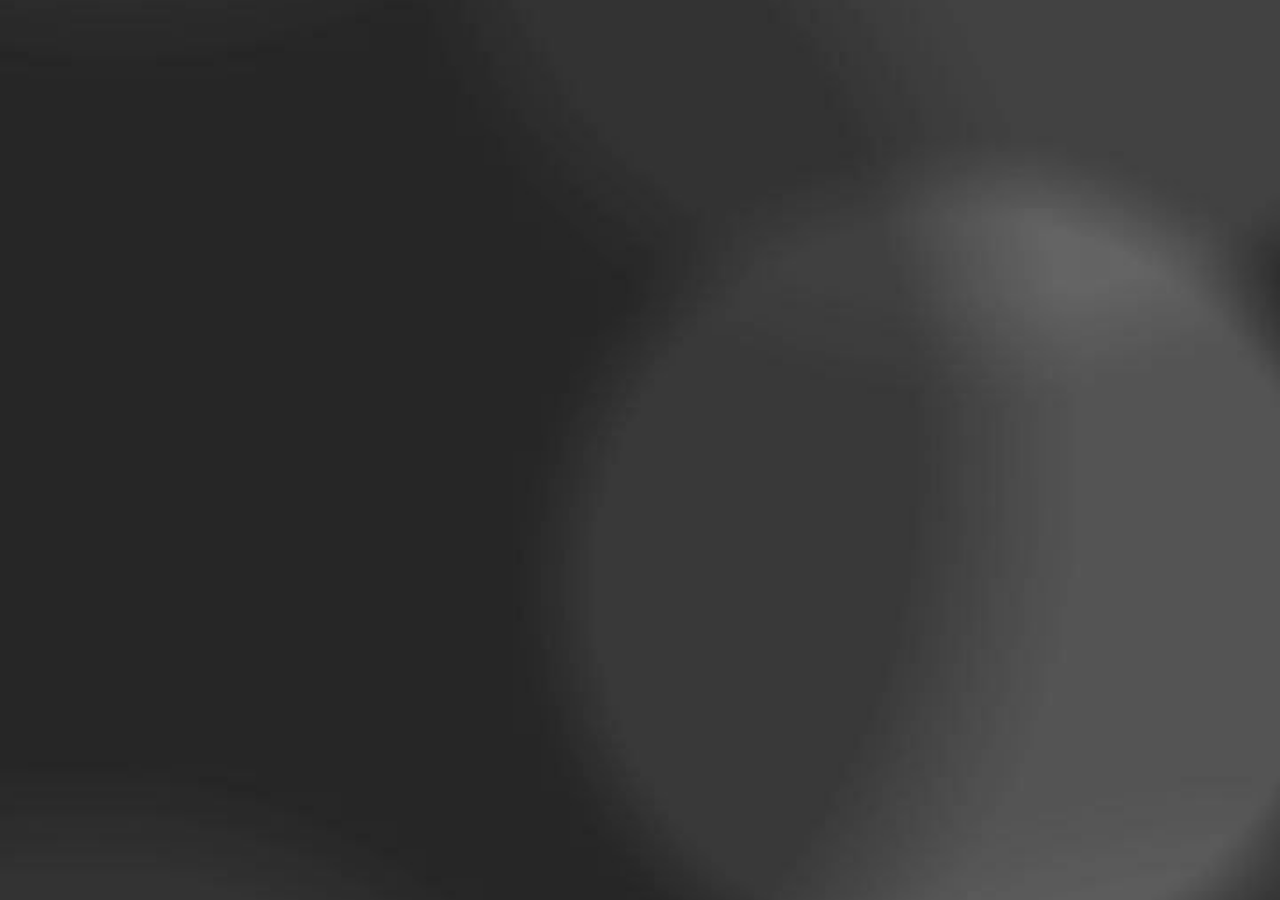
<file: index.html>
<!DOCTYPE html>
<html lang="ru">
<head>
    <meta charset="UTF-8">
    <meta name="viewport" content="width=device-width, initial-scale=1.0">
    <title>Menu</title>
    <link rel="stylesheet" href="styles.css" id="themeStylesheet">
    <link rel="icon" href="sprites/app.png" type="image/png">
</head>
<body>
    <div class="title">Ecrous Engine</div>
    <div class="container">
        <button class="menu-button" onclick="openPage('scenes/projects.html')">Мои Проекты</button>
        <button class="menu-button" onclick="openPage('scenes/Community/Community.html')">Комьюнити</button>
        <button class="menu-button" onclick="openPage('scenes/profile.html')">Профиль</button>
        <button class="menu-button" onclick="openPage('scenes/settings.html')">Настройки</button>
        <button class="menu-button" onclick="openPage('scenes/thankyou.html')">Благодарности</button> <!-- Новая кнопка -->
    </div>
    <div class="build-info">25.10.2024</div>
    
    <!-- Соцсети в левом нижнем углу -->
    <div class="social-links">
        <a href="https://www.youtube.com/@EcrousEngine3" target="_blank">
            <img src="sprites/youtube.png" alt="YouTube">
        </a>
        <a href="https://t.me/EcrousEngine" target="_blank">
            <img src="sprites/telegram.png" alt="Telegram">
        </a>
        <a href="https://boosty.to/ecrousengine3/donate" target="_blank">
            <img src="sprites/boosty.png" alt="Boosty">
        </a>
    </div>

    <script src="script.js"></script>
</body>
</html>
</file>
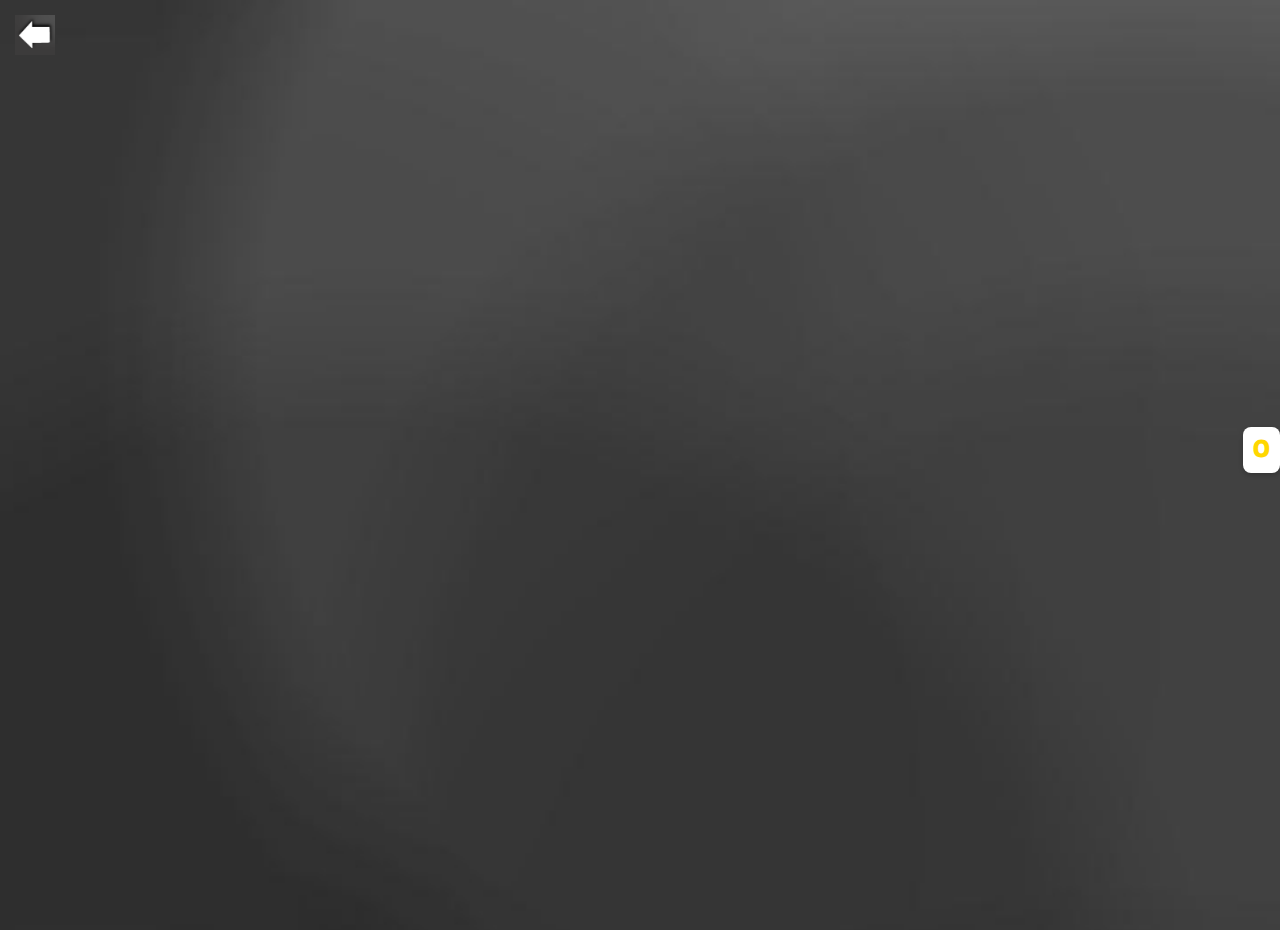
<file: scenes/profile.html>
<!DOCTYPE html>
<html lang="ru">
<head>
    <meta charset="UTF-8">
    <meta name="viewport" content="width=device-width, initial-scale=1.0">
    <title>Профиль</title>
    <link rel="stylesheet" href="profile.css">
    <link rel="icon" href="../sprites/app.png" type="image/png">
</head>
<body>
    <!-- Кнопка назад -->
    <a href="../index.html" class="back-button">
        <img src="../sprites/close.png" alt="Назад">
    </a>

    <div class="title">Профиль</div>
    
    <div class="circle"></div>
    <div class="username" id="username"></div>
    <span id="subscriptionStatus" class="subscription-status"></span> <!-- Галочка для подписки -->

    <!-- Кнопка смены имени -->
    <button class="change-name-button" id="changeNameButton">Сменить имя</button>
    
    <!-- Поле ввода для смены имени -->
    <input type="text" id="nameInput" placeholder="Введите новое имя" class="name-input" style="display: none;"/>

    <!-- Кнопка подписки -->
    <button class="subscribe-button" id="openModalButton">Подписка за 129₽</button>

    <!-- Модальное окно для подписки -->
    <div id="subscribeModal" class="modal">
        <div class="modal-content">
            <span class="close">&times;</span>
            <h2>Подписка за 129₽</h2>
            <p>Приобретите подписку для получения новых функций.</p>
            <input type="text" id="activationCode" placeholder="Введите код активации" class="activation-input"/>
            <button class="purchase-button" id="activateButton">Купить</button>
            <p id="activationMessage" style="color: red;"></p> <!-- Сообщение для отображения результата активации -->
        </div>
    </div>
    
    <!-- Стиль для счётчика монет -->
    <div class="coin-counter" id="coinCounter">0</div>

    <script src="profile.js"></script>
</body>
</html>
</file>
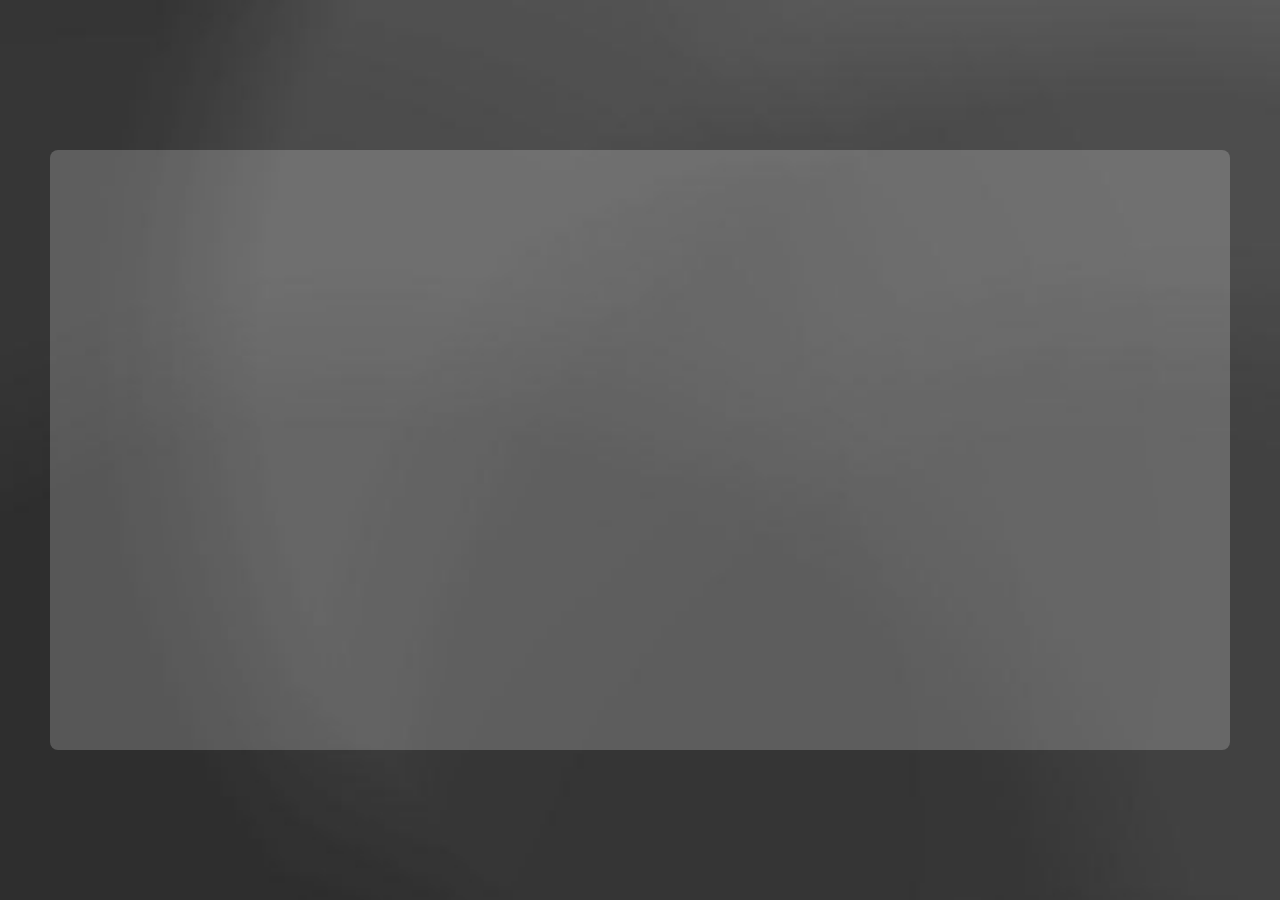
<file: scenes/projects.html>
<!DOCTYPE html>
<html lang="ru">
<head>
    <meta charset="UTF-8">
    <meta name="viewport" content="width=device-width, initial-scale=1.0">
    <title>Projects</title>
    <link rel="stylesheet" href="projects.css">
    <link rel="icon" href="../sprites/app.png" type="image/png">
</head>
<body>
    <!-- Кнопка назад -->
    <a href="../index.html" class="back-button">
        <img src="../sprites/close.png" alt="Назад">
    </a>
    
    <!-- Кнопка Добавить проект -->
    <img src="../sprites/plus.png" class="plus-button" alt="Добавить">

    <!-- Кнопка Импорт -->
    <img src="../sprites/import.png" class="import-button" alt="Импорт">

    <!-- Заголовок -->
    <div class="title">Мои Проекты</div>

    <!-- Контейнер для проектов с вертикальным скроллом -->
    <div class="project-list" id="projectList"></div>

    <!-- Модальное окно для добавления проекта -->
    <div class="modal" id="projectModal">
        <div class="modal-content">
            <h2>Введите название проекта</h2>
            <input type="text" id="projectName" placeholder="Название проекта">
            <button id="submitProject">Готово</button>
        </div>
    </div>

    <script src="projects.js"></script>
</body>
</html>
</file>
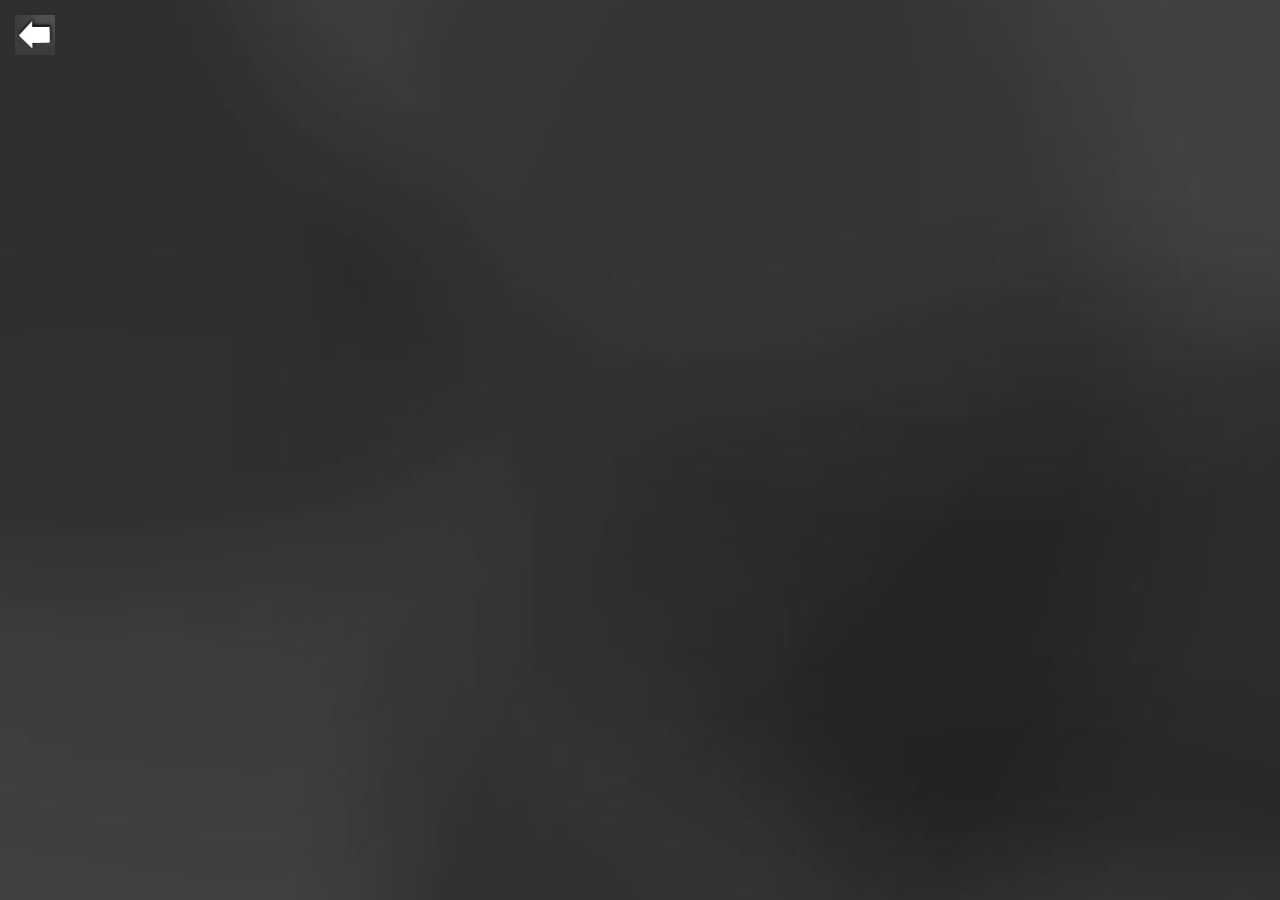
<file: scenes/settings.html>
<!DOCTYPE html>
<html lang="ru">
<head>
    <meta charset="UTF-8">
    <meta name="viewport" content="width=device-width, initial-scale=1.0">
    <title>Настройки</title>
    <link rel="stylesheet" href="settings.css">
    <link rel="icon" href="../sprites/app.png" type="image/png">
</head>
<body>
    <!-- Кнопка назад -->
    <a href="../index.html" class="back-button">
        <img src="../sprites/close.png" alt="Назад">
    </a>

    <div class="title">Настройки</div>

        <div class="settings-container">
        <div class="setting">
            <label for="file-path">Путь к файлам:</label>
            <input type="text" id="file-path" placeholder="Введите путь к файлам">
        </div>

        <div class="setting">
            <label for="gravity">Гравитация:</label>
            <input type="number" id="gravity" value="9.81" step="0.1">
        </div>

        <div class="setting">
            <label for="language">Язык:</label>
            <select id="language">
                <option value="ru" selected>Русский</option>
                <option value="en">Английский</option>
                <option value="uk">Украинский</option>
                <option value="kz">Казахский</option>
                <option value="by">Белорусский</option>
                <option value="pl">Польский</option>
                <option value="pt-br">Бразильский</option>
                <option value="ko">Корейский</option>
                <option value="zh">Китайский</option>
                <option value="de">Немецкий</option>
            </select>
        </div>
    </div>

    <script src="settings.js"></script>
</body>
</html>
</file>
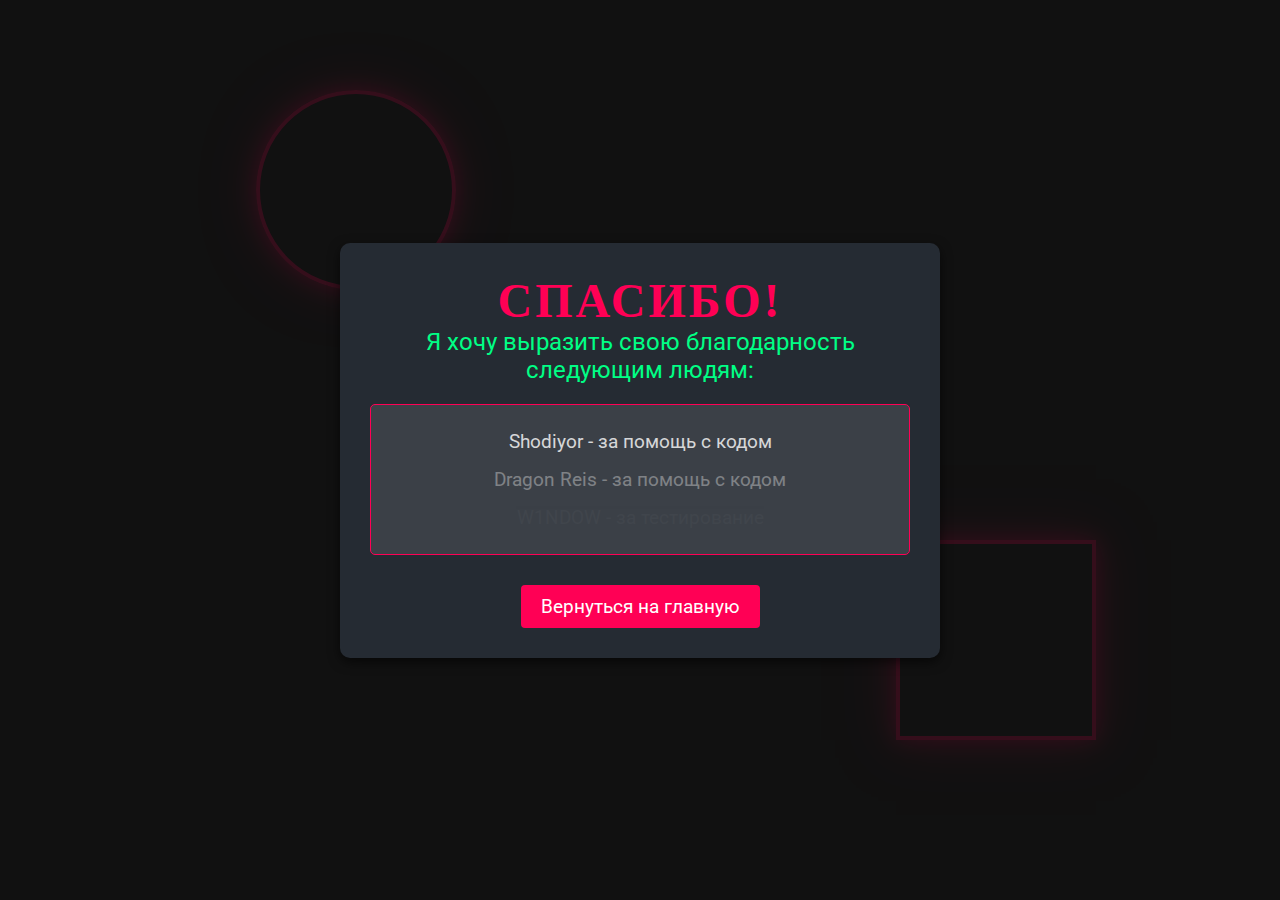
<file: scenes/thankyou.html>
<!DOCTYPE html>
<html lang="ru">
<head>
    <meta charset="UTF-8">
    <meta name="viewport" content="width=device-width, initial-scale=1.0">
    <title>Спасибо!</title>
    <link href="https://fonts.googleapis.com/css2?family=Roboto:wght@400;700&display=swap" rel="stylesheet">
    <link rel="stylesheet" href="thankyou.css">
    <link rel="icon" href="../sprites/app.png" type="image/png">
    <script src="https://cdnjs.cloudflare.com/ajax/libs/jquery/3.6.0/jquery.min.js"></script>
</head>
<body>
    <div class="background-shapes">
        <div class="circle"></div>
        <div class="triangle"></div>
        <div class="square"></div>
    </div>

    <div class="container">
        <h1>Спасибо!</h1>
        <p>Я хочу выразить свою благодарность следующим людям:</p>
        <div class="scrollable-list">
            <ul class="thank-you-list">
                <li class="animate">Shodiyor - за помощь с кодом</li>
                <li class="animate">Dragon Reis - за помощь с кодом</li>
                <li class="animate">W1NDOW - за тестирование</li>
                <li class="animate">Квистер - за тестирование</li>
                <li class="animate">Sevasik - за тестирование</li>
                <li class="animate">Простiй - за тестирование</li>
                <li class="animate">[[RUSLAN'S ACCOUNT]] - за тестирование</li>
                <li class="animate">Findergd2.2 - за тестирование</li>
                <li class="animate">Dark Games - за тестирование</li>
                <li class="animate">Mr. pro - за тестирование</li>
                <li class="animate">Учёный Года - за тестирование</li>
                <li class="animate">WhyLorn - за тестирование</li>
                <li class="animate">Prodemo70 - за тестирование</li>
                <li class="animate">Моим Подписчиков - за моральную поддержку</li>
                <li class="animate">Квистер - за критику и отзывы</li>
                <li class="animate">Mate - за дружбу</li>
                <li class="animate">WesllemCG - за помощь с дизайном</li>
                <li class="animate">Humbleoff - за помощь с дизайном</li>
                <li class="animate">Totalitarian Utopia - за помощь с дизайном</li>
            </ul>
        </div>
        <a href="../index.html" class="back-button">Вернуться на главную</a>
    </div>

    <script>
        $(document).ready(function() {
            $('.animate').each(function(index) {
                $(this).delay(300 * index).fadeIn(1000); // Анимация появления элементов
            });
        });
    </script>
</body>
</html>
</file>
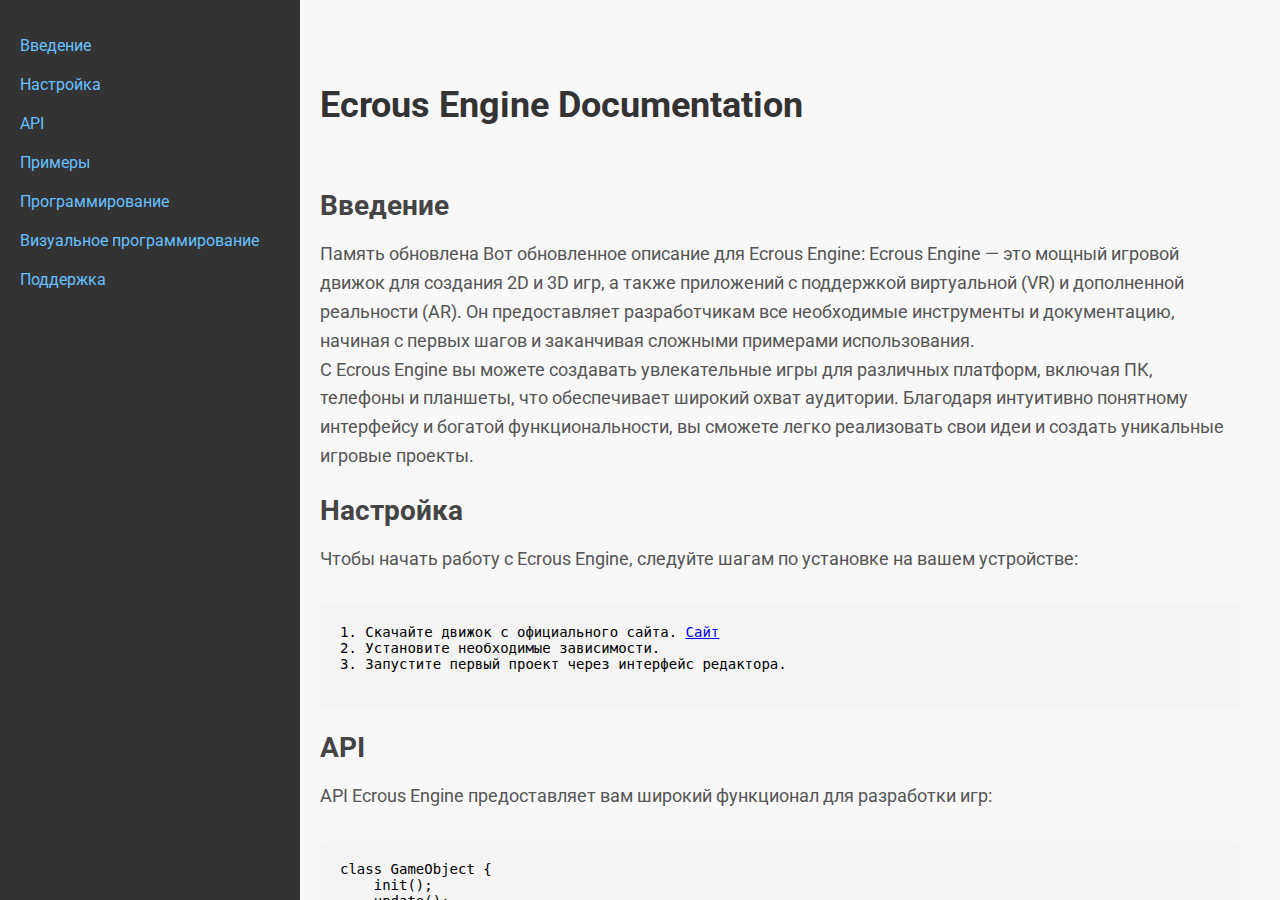
<file: scenes/Documentation/doc.html>
<!DOCTYPE html>
<html lang="ru">
<head>
  <meta charset="UTF-8">
  <meta name="viewport" content="width=device-width, initial-scale=1.0">
  <title>Ecrous Engine Documentation</title>
  <link rel="stylesheet" href="doc.css">
  <link href="https://fonts.googleapis.com/css2?family=Roboto:wght@400;700&display=swap" rel="stylesheet">
</head>
<body>
  <div id="sidebar">
    <nav>
      <ul>
        <li><a href="#introduction">Введение</a></li>
        <li><a href="#setup">Настройка</a></li>
        <li><a href="#api">API</a></li>
        <li><a href="#examples">Примеры</a></li>
        <li><a href="#programming">Программирование</a></li>
        <li><a href="#visual-programming">Визуальное программирование</a></li>
        <li><a href="#support">Поддержка</a></li>
      </ul>
    </nav>
  </div>

  <div id="content">
    <header>
      <h1>Ecrous Engine Documentation</h1>
    </header>

    <main>
      <section id="introduction">
        <h2>Введение</h2>
        <p>
Память обновлена
Вот обновленное описание для Ecrous Engine:

Ecrous Engine — это мощный игровой движок для создания 2D и 3D игр, а также приложений с поддержкой виртуальной (VR) и дополненной реальности (AR). Он предоставляет разработчикам все необходимые инструменты и документацию, начиная с первых шагов и заканчивая сложными примерами использования.<br>С Ecrous Engine вы можете создавать увлекательные игры для различных платформ, включая ПК, телефоны и планшеты, что обеспечивает широкий охват аудитории. Благодаря интуитивно понятному интерфейсу и богатой функциональности, вы сможете легко реализовать свои идеи и создать уникальные игровые проекты.</p>
      </section>

      <section id="setup">
        <h2>Настройка</h2>
        <p>Чтобы начать работу с Ecrous Engine, следуйте шагам по установке на вашем устройстве:</p>
        <pre>
1. Скачайте движок с официального сайта. <a href="https://humoatstudio.github.io/Ecrous-Studio/">Сайт</a>
2. Установите необходимые зависимости.
3. Запустите первый проект через интерфейс редактора.
        </pre>
      </section>

      <section id="api">
        <h2>API</h2>
        <p>API Ecrous Engine предоставляет вам широкий функционал для разработки игр:</p>
        <pre>
class GameObject {
    init();
    update();
    render();
}
        </pre>
      </section>

      <section id="examples">
        <h2>Примеры</h2>
        <p>Вот несколько примеров использования движка для создания различных объектов и механик в игре:</p>
        <pre>
// Создание персонажа
let player = new GameObject();
player.init();
player.update();
player.render();
        </pre>
      </section>

      <section id="programming">
        <h2>Программирование</h2>
        <p>Ecrous Engine поддерживает множество языков программирования, таких как JavaScript, Lua и Python, для создания логики игры. Пример на JavaScript:</p>
        <pre>
// Обновление игровой сцены
function update() {
    player.move();
    enemy.update();
}
        </pre>
      </section>

      <section id="visual-programming">
        <h2>Визуальное программирование</h2>
        <p>Для тех, кто предпочитает визуальное программирование, движок также предлагает интуитивно понятный редактор блоков:</p>
        <div class="visual-editor">
          <div class="block-area">
            Перетащите блоки сюда
          </div>
        </div>
      </section>

      <section id="support">
        <h2>Поддержка</h2>
        <p>Если у вас возникли вопросы или проблемы, вы можете обратиться за поддержкой на официальном форуме или в сообществе пользователей движка.</p>
      </section>
    </main>
  </div>

  <script src="doc.js"></script>
</body>
</html>
</file>
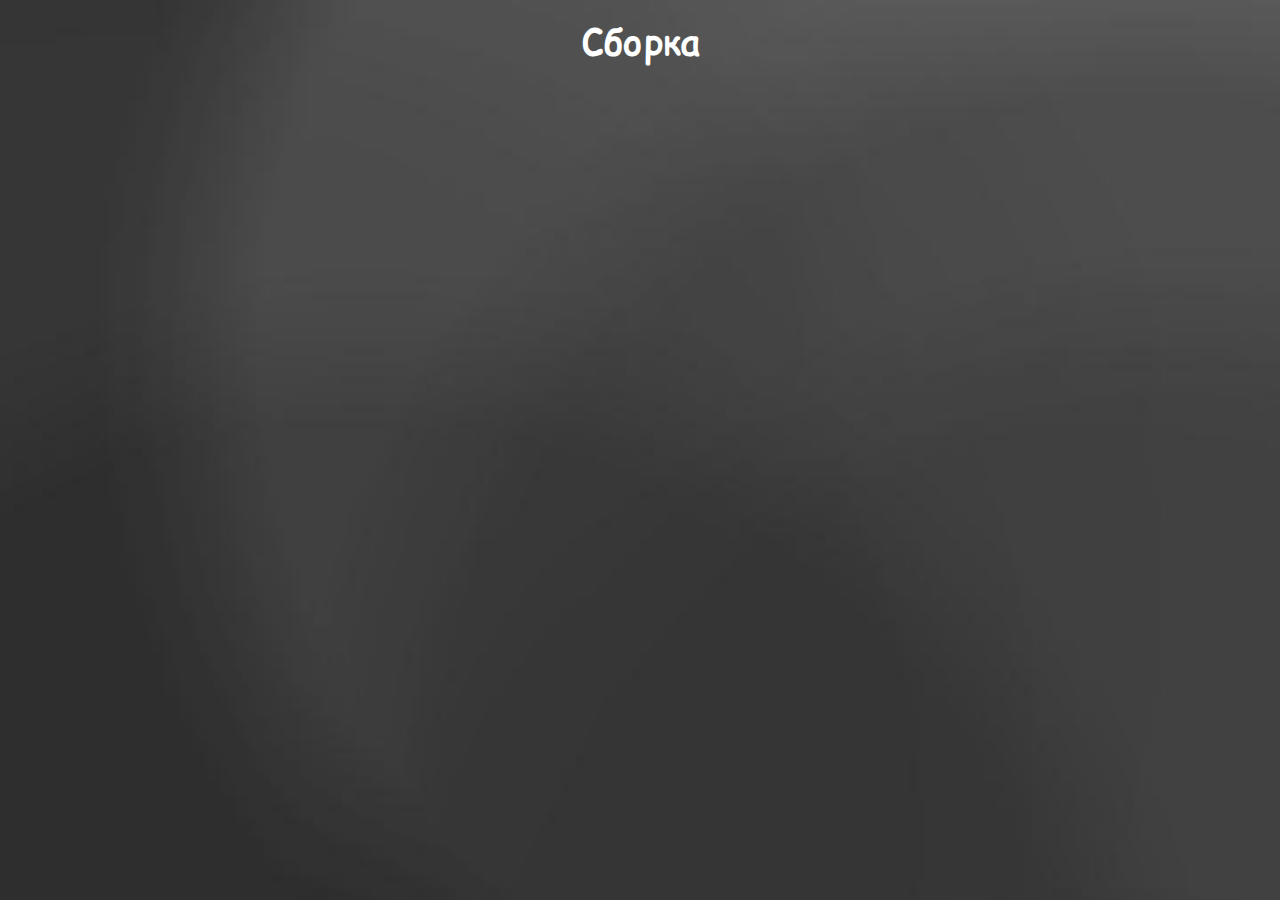
<file: scenes/Editor/builds/build.html>
<!DOCTYPE html>
<html lang="ru">
<head>
    <meta charset="UTF-8">
    <meta name="viewport" content="width=device-width, initial-scale=1.0">
    <title>Build</title>
    <link rel="stylesheet" href="build.css">
    <link rel="icon" href="../../../sprites/app.png" type="image/png">
</head>
<body>
    
    <!-- Кнопка назад -->
    <a href="../Editor.html" class="back-button">
        <img src="../../../sprites/close.png" alt="Назад">    
    </a>

    <!-- Заголовок -->
    <div class="title">
        <h1>Сборка</h1>
    </div>

    <!-- Независимые объекты -->
    <div class="button buildAPK">.APK</div>
    <div class="button buildECR">.ECR</div>

    <div class="button buildIPA" id="ipa-btn">
        .IPA
        <img src="Icons/star.png" alt="Премиум" class="star-icon">
        <div class="tooltip" id="ipa-tooltip">Это премиум функция для сборки .IPA</div>
    </div>

    <div class="button buildEXE" id="exe-btn">
        .EXE
        <img src="Icons/star.png" alt="Премиум" class="star-icon">
        <div class="tooltip" id="exe-tooltip">Это премиум функция для сборки .EXE</div>
    </div>

    <div class="button buildTV" id="tv-btn">
        .TV
        <img src="Icons/star.png" alt="Премиум" class="star-icon">
        <div class="tooltip" id="tv-tooltip">Это премиум функция для сборки .TV</div>
    </div>

    <script src="build.js"></script>
</body>
</html>
</file>
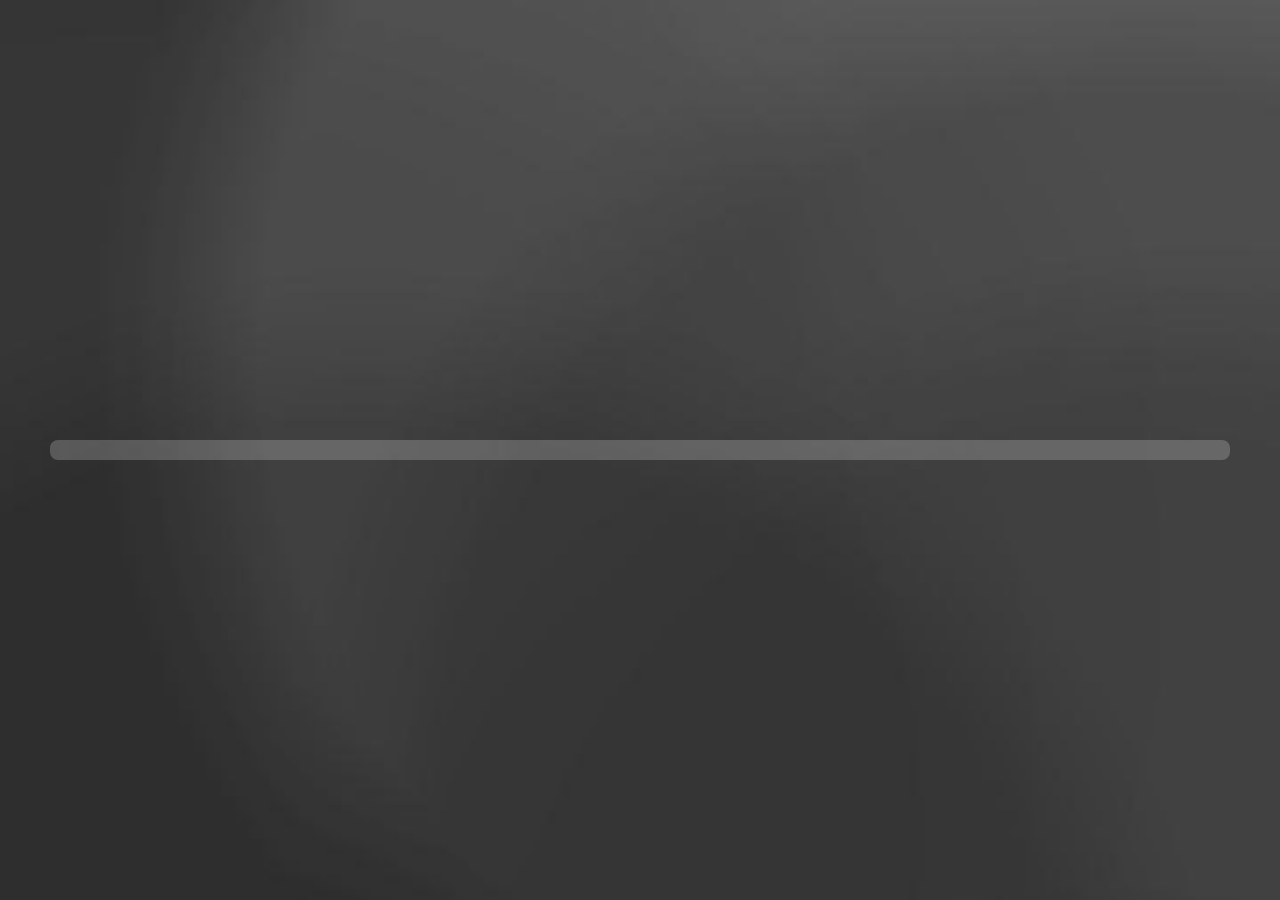
<file: scenes/Editor/Scripting/script.html>
<!DOCTYPE html>
<html lang="ru">
<head>
    <meta charset="UTF-8">
    <meta name="viewport" content="width=device-width, initial-scale=1.0">
    <title>Управление Скриптами</title>
    <link rel="stylesheet" href="script.css">
    <link rel="icon" href="../../../sprites/app.png" type="image/png">
</head>
<body>

    <!-- Кнопка назад -->
    <a href="../Editor.html" class="back-button">
        <img src="../../../sprites/close.png" alt="Назад">
    </a>
    
    <!-- Кнопки плюс и импорт -->
    <img src="../../../sprites/plus.png" class="plus-button" alt="Добавить">
    <img src="../../../sprites/import.png" class="import-button" alt="Импорт">

    <!-- Заголовок -->
    <div class="title">Мои Скрипты</div>
    
    <!-- Контейнер для списка скриптов -->
    <div class="project-list" id="projectList"></div>

    <!-- Модальное окно для добавления скрипта -->
    <div class="modal" id="projectModal">
        <div class="modal-content">
            <h2>Введите название скрипта</h2>
            <input type="text" id="projectName" placeholder="Название Скрипта">
            <select id="languageSelect">
                <option value="visual">Визуальное Программирование</option>
                <option value="python">Python</option>
                <option value="java">Java</option>
                <option value="lua">Lua</option>
                <option value="html">Html</option>
                <option value="css">CSS</option>
                <option value="js">JavaScript</option>
                <option value="csharp">C#</option>
                <option value="cpp">C++</option>
                <option value="php">PHP</option>
                <option value="slashscript">SlashScript</option>
                <option value="nexlang">NexLang</option>
                <option value="jpsscript">JPScript</option>
            </select>
            <button id="submitProject">Готово</button>
        </div>
    </div>

    <script src="script.js"></script>
</body>
</html>
</file>
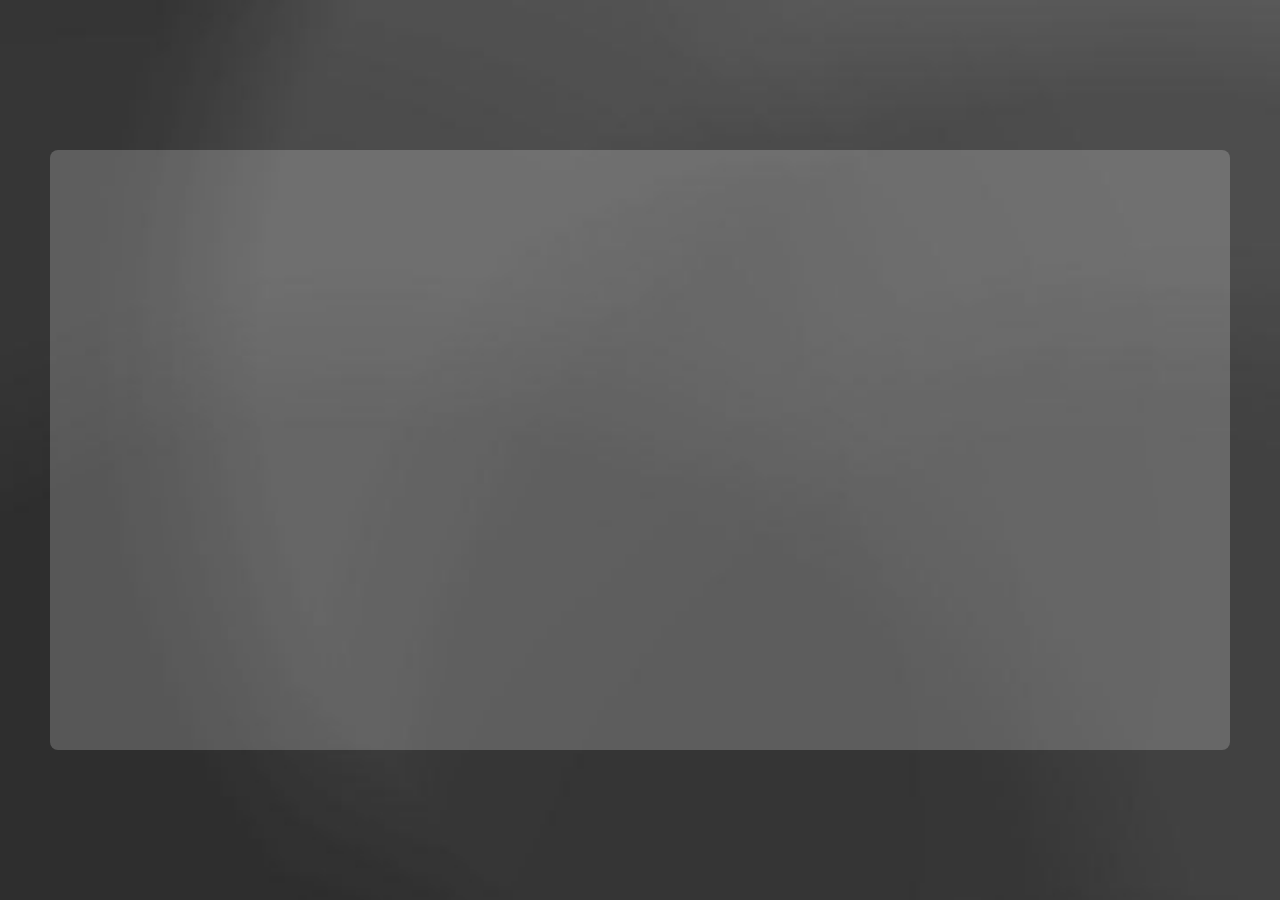
<file: scenes/Editor/Resources/Musics/music.html>
<!DOCTYPE html>
<html lang="ru">
<head>
    <meta charset="UTF-8">
    <meta name="viewport" content="width=device-width, initial-scale=1.0">
    <title>Musics</title>
    <link rel="stylesheet" href="music.css">
    <link rel="icon" href="../../../../sprites/app.png" type="image/png">
</head>
<body>
    <!-- Кнопка назад -->
    <a href="../Resources.html" class="back-button">
        <img src="../../../../sprites/close.png" alt="Назад">
    </a>
    
    <!-- Кнопка Добавить проект -->
    <img src="../../../../sprites/plus.png" class="plus-button" alt="Добавить">

    <!-- Заголовок -->
    <div class="title">Музыка</div>

    <!-- Контейнер для проектов с вертикальным скроллом -->
    <div class="project-list" id="projectList"></div>

    <!-- Модальное окно для добавления проекта -->
    <div class="modal" id="projectModal">
        <div class="modal-content">
            <h2>Введите название звука</h2>
            <input type="text" id="projectName" placeholder="Название звука">
            <input type="file" id="musicFile" accept="audio/*" style="display: none;">
            <button id="submitProject">Готово</button>
        </div>
    </div>

    <!-- Модальное окно для проигрывания музыки -->
    <div class="music-modal" id="musicModal" style="display: none;">
        <div class="music-modal-content">
            <audio id="audioPlayer" controls></audio>
            <button id="closeMusicModal">Закрыть</button>
        </div>
    </div>

    <script src="music.js"></script>
</body>
</html>
</file>
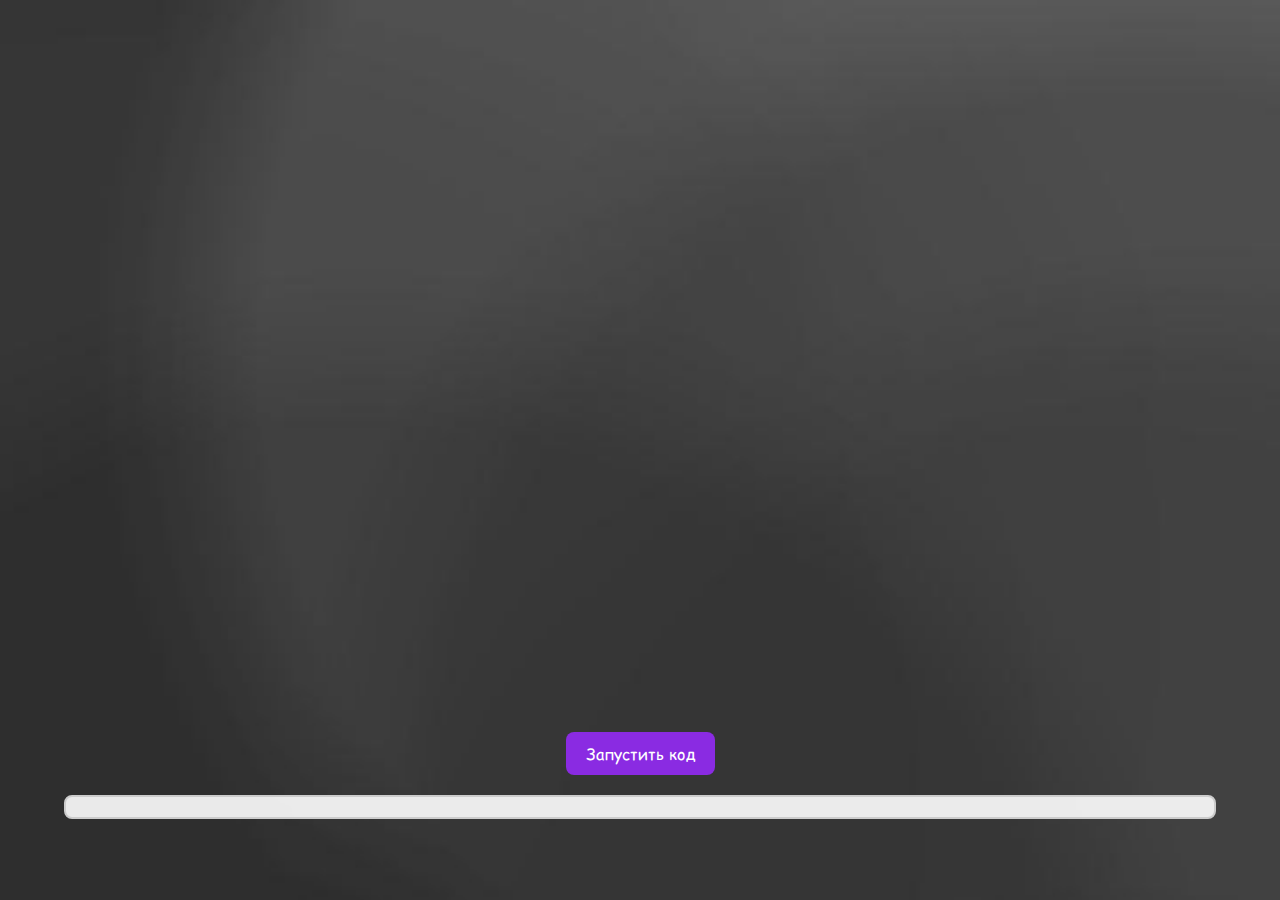
<file: scenes/Editor/Scripting/Java/java.html>
<!DOCTYPE html>
<html lang="ru">
<head>
    <meta charset="UTF-8">
    <title>Java IDE</title>
    <link rel="stylesheet" href="java.css">
    <link rel="icon" href="../../../../sprites/app.png" type="image/png">
</head>
<body>
    
    <!-- Кнопка назад -->
    <a href="../script.html" class="back-button">
        <img src="../../../../sprites/close.png" alt="Назад">
    </a>

    <div class="title">Java IDE</div>

    <!-- Текстовое поле для написания кода -->
    <textarea id="codeEditor" class="code-editor" placeholder="Введите ваш код на Java..."></textarea>
    
    <!-- Кнопка для запуска кода -->
    <button id="runButton" class="run-button">Запустить код</button>

    <!-- Поле для вывода результата -->
    <div id="output" class="output"></div>
    
    <script src="java.js"></script>
</body>
</html>
</file>
<file: styles.css>
/* Общие стили */
@font-face {
    font-family: 'CustomFont';
    src: url('fonts/font.otf') format('truetype');
}

* {
    margin: 0;
    padding: 0;
    box-sizing: border-box;
    font-family: 'CustomFont', sans-serif;
}

body, html {
    height: 100%;
}

body {
    display: flex;
    background-image: url('sprites/menu.png');
    background-size: cover;
    background-position: center;
    background-repeat: no-repeat;
    color: white;
    justify-content: center;
    align-items: flex-end;
    flex-direction: column;
    background-size: cover;
    transition: background 0.3s ease, color 0.3s ease;
}

/* Общие стили для всех тем */
.title {
    position: absolute;
    top: 100px;
    text-align: center;
    width: 100%;
    font-size: 30px;
    opacity: 0;
    font-weight: bold;
    animation: fadeInTitle 2s ease-in-out forwards;
}

@keyframes fadeInTitle {
    from {
        opacity: 0;
        transform: translateY(-20px);
    }
    to {
        opacity: 1;
        transform: translateY(0);
    }
}

.container {
    width: 100%;
    display: flex;
    flex-direction: column;
    align-items: center;
    padding-bottom: 20px;
    opacity: 0;
    animation: fadeInContainer 3s ease-in-out forwards;
}

@keyframes fadeInContainer {
    from {
        opacity: 0;
        transform: translateY(20px);
    }
    to {
        opacity: 1;
        transform: translateY(0);
    }
}

.menu-button {
    width: 200px;
    height: 50px;
    margin: 5px 0;
    color: rgba(255, 255, 255, 1.0); /* Цвет текста кнопки */
    background-color: rgba(37, 37, 37, 1.0); /* Цвет фона кнопки */
    border-radius: 15px;
    border: 2px solid rgba(0, 255, 204, 1.0); /* Обводка кнопки */
    font-size: 20px;
    font-weight: bold;
    text-align: center;
    cursor: pointer;
    opacity: 0.9;
    transition: background-color 0.3s ease, transform 0.3s ease, box-shadow 0.3s ease, border-color 0.3s ease; /* Добавлено border-color */
    box-shadow: 0 4px 10px rgba(0, 0, 0, 0.3);
}

.menu-button:hover {
    background-color: rgba(0, 255, 204, 1.0); /* Цвет фона при наведении */
    border-color: rgba(255, 255, 255, 1.0); /* Цвет обводки при наведении */
    transform: translateY(-2px); /* Немного поднимаем кнопку при наведении */
    box-shadow: 0 6px 15px rgba(0, 0, 0, 0.5); /* Увеличиваем тень при наведении */
}

.build-info {
    position: absolute;
    bottom: 15px;
    right: 15px;
    font-size: 12px;
    font-weight: bold;
    opacity: 0;
    animation: fadeInBuildInfo 4s ease-in-out forwards;
}

@keyframes fadeInBuildInfo {
    from {
        opacity: 0;
        transform: translateX(20px);
    }
    to {
        opacity: 1;
        transform: translateX(0);
    }
}

/* Анимация для соцсетей */
.social-links {
    position: absolute;
    bottom: 15px;
    left: 15px;
    color: rgba(255, 255, 255, 1.0); /* Цвет текста кнопки */
    background-color: rgba(37, 37, 37, 1.0); /* Цвет фона кнопки */
    border-radius: 15px;
    border: 2px solid rgba(0, 255, 204, 1.0); /* Обводка кнопки */
    opacity: 0;
    animation: fadeInSocialLinks 4.5s ease-in-out forwards;
}

@keyframes fadeInSocialLinks {
    from {
        opacity: 0;
        transform: translateX(-20px);
    }
    to {
        opacity: 1;
        transform: translateX(0);
    }
}

.social-links a {
    margin-right: 10px;
}

.social-links img {
    width: 40px;
    height: 40px;
    border-radius: 10px; /* Добавляет закругленность углов */
    transition: transform 0.3s ease, filter 0.3s ease, opacity 0.3s ease;
}

.social-links img:hover {
    transform: scale(1.1);
    filter: brightness(1.2);
    opacity: 0.8; /* Добавляет эффект уменьшения непрозрачности */
    background-color: rgba(0, 255, 204, 1.0); /* Цвет фона при наведении */
    border-color: rgba(255, 255, 255, 1.0); /* Цвет обводки при наведении */
    transform: translateY(-2px); /* Немного поднимаем кнопку при наведении */
    box-shadow: 0 6px 15px rgba(0, 0, 0, 0.5); /* Увеличиваем тень при наведении */
}

@media (max-width: 400px) {
    .menu-button {
        width: 80%;
    }
}

.welcome-message {
    position: fixed;
    top: 0;
    left: 0;
    width: 100%;
    height: 100%;
    background-color: rgba(0, 0, 0, 0.8);
    display: flex;
    justify-content: center;
    align-items: center;
    z-index: 1000;
}

.welcome-content {
    background-color: white;
    padding: 20px;
    border-radius: 10px;
    text-align: center;
    color: black;
}

#welcome-content button {
    margin-top: 10px;
    padding: 10px 20px;
    border: none;
    background-color: #6200ea;
    color: white;
    border-radius: 5px;
    cursor: pointer;
    transition: background-color 0.3s ease, transform 0.3s ease;
}

#welcome-content button:hover {
    background-color: #3700b3;
    transform: scale(1.05); /* Добавляет эффект увеличения при наведении */
}
</file>
<file: scenes/profile.css>
@font-face {
    font-family: 'CustomFont';
    src: url('../fonts/font.otf') format('truetype');
}

* {
    margin: 0;
    padding: 0;
    box-sizing: border-box;
    font-family: 'CustomFont', sans-serif;
}

body, html {
    height: 100%;
}

body {
    background-image: url('../sprites/bg2.png');
    background-size: cover;
    display: flex;
    justify-content: center;
    align-items: flex-end;
    flex-direction: column;
}

.title {
    position: absolute;
    top: 15px;
    text-align: center;
    width: 100%;
    font-size: 24px;
    color: white;
    opacity: 0;
    animation: fadeInTitle 2s ease-in-out forwards;
}

@keyframes fadeInTitle {
    from {
        opacity: 0;
        transform: translateY(-20px);
    }
    to {
        opacity: 1;
        transform: translateY(0);
    }
}

/* Стиль для кнопки назад */
.back-button {
    position: absolute;
    top: 15px;
    left: 15px;
    width: 40px;
    height: 40px;
    cursor: pointer;
    transition: transform 0.3s ease;
    z-index: 10;
    opacity: 1; /* Начальное состояние с нулевой прозрачностью */
    animation: fadeIn 1s ease forwards;
    animation-delay: 0.2s; /* Задержка появления кнопки назад */
}

.back-button img {
    width: 100%;
    height: 100%;
}

.back-button:hover {
    transform: scale(1.1);
}

/* Стиль для кнопки подписки */
.subscribe-button {
    background-color: #ff6b6b;
    color: white;
    border: none;
    padding: 10px 20px;
    font-size: 12px;
    border-radius: 25px;
    cursor: pointer;
    position: absolute;
    bottom: 20px; /* Отступ от нижней границы экрана */
    left: 50%;
    transform: translateX(-50%) translateY(50px); /* Начальная позиция для анимации */
    opacity: 0; /* Начальная прозрачность */
    animation: fadeInButton 1.5s ease-in-out forwards; /* Анимация появления */
}

/* Анимация при наведении */
.subscribe-button:hover {
    background-color: #ff3b3b;
    transform: translateX(-50%) scale(1.1); /* Сохраняем центрирование при увеличении */
}

/* Ключевые кадры для анимации появления */
@keyframes fadeInButton {
    0% {
        opacity: 0;
        transform: translateX(-50%) translateY(50px); /* Кнопка немного ниже и прозрачна */
    }
    100% {
        opacity: 1;
        transform: translateX(-50%) translateY(0); /* Кнопка встает на место и полностью видима */
    }
}

/* Модальное окно */
.modal {
    display: none; /* Скрыто по умолчанию */
    position: fixed;
    z-index: 100;
    left: 0;
    top: 0;
    width: 100%;
    height: 100%;
    background-color: rgba(0, 0, 0, 0.7);
    justify-content: center;
    align-items: center;
}

.modal-content {
    background-color: white;
    padding: 20px;
    border-radius: 10px;
    text-align: center;
    animation: slideIn 0.5s ease;
}

@keyframes slideIn {
    from {
        opacity: 0;
        transform: translateY(-50px);
    }
    to {
        opacity: 1;
        transform: translateY(0);
    }
}

.close {
    position: absolute;
    top: 10px;
    right: 15px;
    font-size: 28px;
    cursor: pointer;
    color: black;
    opacity: 0; /* Начальное состояние прозрачности */
    animation: fadeInClose 1s ease-in-out forwards;
    animation-delay: 0.5s; /* Задержка для плавного появления */
}

@keyframes fadeInClose {
    from {
        opacity: 0;
        transform: scale(0.5);
    }
    to {
        opacity: 1;
        transform: scale(1);
    }
}

/* Стиль для круга */
.circle {
    width: 150px;
    height: 150px;
    background-color: #ff6b6b;
    border-radius: 50%;
    position: absolute;
    cursor: pointer;
    top: 75px;
    left: 30%;
    transform: translateX(-50%);
    opacity: 0;
    animation: fadeInCircle 1.5s ease-in-out forwards;
    animation-delay: 0.5s;
}

@keyframes fadeInCircle {
    from {
        opacity: 0;
        transform: translateY(-50px);
    }
    to {
        opacity: 1;
        transform: translateY(0);
    }
}

/* Стиль для имени пользователя */
.username {
    position: absolute;
    top: 250px;
    left: 30%;
    transform: translateX(-50%);
    font-size: 24px;
    color: white;
    opacity: 0;
    animation: fadeInUsername 2s ease-in-out forwards;
    animation-delay: 1s;
}

@keyframes fadeInUsername {
    from {
        opacity: 0;
        transform: translateY(-20px);
    }
    to {
        opacity: 1;
        transform: translateY(0);
    }
}

/* Стиль для кнопки смены имени */
.change-name-button {
    background-color: #4CAF50;
    color: white;
    border: none;
    padding: 10px 20px;
    font-size: 12px;
    border-radius: 25px;
    cursor: pointer;
    position: absolute;
    top: 320px;
    left: 35%;
    transform: translateX(-50%);
    opacity: 0;
    animation: fadeInChangeNameButton 2s ease-in-out forwards;
    animation-delay: 1.5s;
}

@keyframes fadeInChangeNameButton {
    from {
        opacity: 0;
        transform: translateY(30px);
    }
    to {
        opacity: 1;
        transform: translateY(0);
    }
}

/* Стиль для поля ввода имени */
.name-input {
    position: absolute;
    top: 320px;
    left: 50%;
    transform: translateX(-50%);
    padding: 10px;
    border: 1px solid #ccc;
    border-radius: 5px;
    display: none;
}

.coin-counter {
    font-size: 24px; /* Размер шрифта для счётчика монет */
    font-weight: bold; /* Полужирный текст */
    color: #FFD700; /* Цвет монет (золотой) */
    background-color: #ffffff; /* Фон счётчика монет */
    padding: 10px; /* Отступы вокруг текста */
    border-radius: 8px; /* Закругленные углы */
    box-shadow: 0 2px 5px rgba(0, 0, 0, 0.2); /* Лёгкая тень для эффекта */
    text-align: center; /* Центрирование текста */
    margin: 10px 0; /* Отступ сверху и снизу */
}

.activation-input {
    margin: 10px 0; /* Отступы вокруг поля */
    padding: 10px; /* Отступы внутри поля */
    border: 1px solid #ccc; /* Граница */
    border-radius: 5px; /* Закругленные углы */
}

.subscription-status {
    font-size: 24px;
    color: green; /* Цвет галочки */
    position: absolute;
    top: 250px;
    left: 45%; /* Позиция галочки */
    transform: translateX(-50%);
    display: none; /* Скрыть по умолчанию */
}
</file>
<file: scenes/projects.css>
@font-face {
    font-family: 'CustomFont';
    src: url('../fonts/font.otf') format('truetype');
}

* {
    margin: 0;
    padding: 0;
    box-sizing: border-box;
    font-family: 'CustomFont', sans-serif;
}

body, html {
    height: 100%;
}

body {
    background-image: url('../sprites/bg2.png');
    background-size: cover;
    display: flex;
    justify-content: center;
    align-items: flex-end;
    flex-direction: column;
}

/* Анимации для заголовков и кнопок */
.title, .plus-button, .import-button, .back-button {
    transition: opacity 0.3s ease;
}

.title {
    position: absolute;
    top: 15px;
    text-align: center;
    width: 100%;
    font-size: 24px;
    color: white;
    opacity: 0;
    animation: fadeInTitle 2s ease-in-out forwards;
}

@keyframes fadeInTitle {
    from {
        opacity: 0;
        transform: translateY(-20px);
    }
    to {
        opacity: 1;
        transform: translateY(0);
    }
}

/* Анимация для кнопок */
@keyframes fadeInButton {
    from {
        opacity: 0;
        transform: translateY(20px);
    }
    to {
        opacity: 1;
        transform: translateY(0);
    }
}

/* Стиль для кнопки назад - 40px на 40px */
.back-button {
    position: absolute;
    top: 15px;
    left: 15px;
    width: 40px;  /* Ширина кнопки 40px */
    height: 40px; /* Высота кнопки 40px */
    cursor: pointer;
    z-index: 10;
    opacity: 0;
    animation: fadeInButton 1.5s ease-in-out forwards;
    animation-delay: 0.5s;
}

/* Устанавливаем размер изображения внутри кнопки */
.back-button img {
    width: 100%;  /* Ширина изображения соответствует кнопке */
    height: 100%; /* Высота изображения соответствует кнопке */
    object-fit: contain;  /* Изображение масштабируется, сохраняя пропорции */
}

.plus-button {
    position: absolute;
    bottom: 15px;
    left: 12%;
    width: 125px;
    height: 50px;
    cursor: pointer;
    z-index: 10;
    opacity: 0;
    animation: fadeInButton 1.5s ease-in-out forwards;
    animation-delay: 1s;
}

.import-button {
    position: absolute;
    bottom: 15px;
    left: 55%;
    width: 125px;
    height: 50px;
    cursor: pointer;
    z-index: 10;
    opacity: 0;
    animation: fadeInButton 1.5s ease-in-out forwards;
    animation-delay: 1.5s;
}

/* Контейнер для списка проектов с прокруткой */
.project-list {
    position: absolute;
    top: 50%;  /* Центрируем по вертикали */
    left: 50%; /* Центрируем по горизонтали */
    transform: translate(-50%, -50%);
    width: calc(100% - 100px);  /* Ширина на 200px меньше ширины экрана */
    max-height: 600px;  /* Установленная высота */
    overflow-y: auto;
    padding: 10px;
    display: flex;
    flex-direction: column;
    gap: 10px;
    z-index: 5;
    background-color: rgba(255, 255, 255, 0.2);
    border-radius: 8px;
}

/* Оставляем место для 6 кнопок и запрещаем увеличиваться */
.project-list {
    height: 600px; /* Фиксируем высоту */
    max-height: 600px;
    overflow-y: auto; /* Прокрутка при превышении 6 кнопок */
}

/* Уменьшаем размер кнопок проектов */
.project-container {
    display: flex; /* Чтобы кнопки располагались в строку */
    justify-content: space-between; /* Разделяем кнопки по краям */
    align-items: center; /* Выравниваем кнопки по центру */
    padding: 5px; /* Отступы */
}

.project-button {
    width: 275px;  /* Сделали меньше */
    height: 60px;  /* Также уменьшили высоту */
    background: linear-gradient(45deg, #6a0dad, #8a2be2);
    color: white;
    font-size: 14px;  /* Уменьшили текст */
    text-align: center;
    line-height: 60px;  /* Соответственно высоте кнопки */
    border: none;
    cursor: pointer;
    border-radius: 10px;
    transition: transform 0.3s ease;
}

.project-button:hover {
    transform: scale(1.05);
}

/* Кнопка меню */
.menu-button {
    background: none; /* Без фона */
    border: none; /* Без границы */
    color: white; /* Цвет текста */
    font-size: 20px; /* Размер текста */
    cursor: pointer; /* Указатель при наведении */
}

/* Модальное окно для добавления проекта */
.modal {
    display: none;
    position: fixed;
    top: 0;
    left: 0;
    width: 100%;
    height: 100%;
    background-color: rgba(0, 0, 0, 0.8);
    justify-content: center;
    align-items: center;
    z-index: 20;
}

.modal-content {
    background-color: white;
    padding: 20px;
    text-align: center;
    border-radius: 8px;
    width: 300px;
}

.modal-content input {
    width: 100%;
    padding: 10px;
    margin-bottom: 10px;
    border: 1px solid #ccc;
    border-radius: 5px;
}

.modal-content button {
    padding: 10px 20px;
    background-color: #28a745;
    color: white;
    border: none;
    border-radius: 5px;
    cursor: pointer;
}

.modal-content button:hover {
    background-color: #218838;
}

/* Стиль для меню проекта */
.project-menu {
    position: absolute; /* Чтобы меню отображалось поверх других элементов */
    background-color: white; /* Белый фон */
    border-radius: 5px; /* Закругленные углы */
    box-shadow: 0 2px 10px rgba(0, 0, 0, 0.2); /* Тень для меню */
    z-index: 30; /* Обеспечиваем, чтобы меню было сверху */
    right: 0; /* Прикрепляем к правому краю */
    top: 0; /* Можно изменить при необходимости */
    display: flex; /* Чтобы кнопки в меню располагались вертикально */
    flex-direction: column; /* Вертикальная ориентация */
}

.menu-option {
    padding: 10px; /* Отступы */
    border: none; /* Без границы */
    background: none; /* Без фона */
    color: #333; /* Цвет текста */
    cursor: pointer; /* Указатель при наведении */
}

.menu-option:hover {
    background-color: #f0f0f0; /* Цвет фона при наведении */
}
</file>
<file: scenes/settings.css>
@font-face {
    font-family: 'CustomFont';
    src: url('../fonts/font.otf') format('truetype');
}

* {
    margin: 0;
    padding: 0;
    box-sizing: border-box;
    font-family: 'CustomFont', sans-serif;
}

body, html {
    height: 100%;
}

body {
    background-image: url('../sprites/bg2.png');
    background-size: cover;
    background-position: center;
    background-repeat: no-repeat;
    display: flex;
    justify-content: center;
    align-items: center;
    flex-direction: column;
    animation: fadeIn 0.5s ease;
}

@keyframes fadeIn {
    from {
        opacity: 0;
    }
    to {
        opacity: 1;
    }
}

.title {
    position: absolute;
    top: 15px;
    text-align: center;
    width: 100%;
    font-size: 24px;
    color: white;
    opacity: 0;
    animation: fadeInTitle 2s ease-in-out forwards;
}

@keyframes fadeInTitle {
    from {
        opacity: 0;
        transform: translateY(-20px);
    }
    to {
        opacity: 1;
        transform: translateY(0);
    }
}

.settings-container {
    margin-top: 100px;
    text-align: center;
    color: white;
    opacity: 0;
    animation: fadeInContainer 1s ease-in-out forwards;
}

@keyframes fadeInContainer {
    from {
        opacity: 0;
        transform: translateY(20px);
    }
    to {
        opacity: 1;
        transform: translateY(0);
    }
}

.setting {
    margin: 15px 0;
    opacity: 0;
    animation: fadeInSetting 0.5s ease-in-out forwards;
}

@keyframes fadeInSetting {
    from {
        opacity: 0;
        transform: translateY(10px);
    }
    to {
        opacity: 1;
        transform: translateY(0);
    }
}

input[type="text"],
input[type="number"],
select {
    background-color: rgba(255, 255, 255, 0.2);
    border: none;
    border-radius: 5px;
    color: white;
    padding: 10px;
    font-size: 16px;
    cursor: pointer;
    transition: background-color 0.3s ease;
    width: 200px;
}

input[type="number"] {
    width: 100px;
}

input[type="text"]::placeholder {
    color: rgba(255, 255, 255, 0.5);
}

select:hover,
input[type="text"]:hover,
input[type="number"]:hover {
    background-color: rgba(255, 255, 255, 0.4);
}

.back-button {
    position: absolute;
    top: 15px;
    left: 15px;
    width: 40px;
    height: 40px;
    cursor: pointer;
    transition: transform 0.3s ease;
    z-index: 10;
}

.back-button img {
    width: 100%;
    height: 100%;
}

.back-button:hover {
    transform: scale(1.1);
}
</file>
<file: scenes/thankyou.css>
* {
    margin: 0;
    padding: 0;
    box-sizing: border-box;
}

body {
    font-family: 'Roboto', sans-serif;
    background-color: #111; /* Тёмный фон */
    height: 100vh;
    display: flex;
    justify-content: center;
    align-items: center;
    color: #fff;
    position: relative;
    overflow: hidden; /* Чтобы скрыть элементы, выходящие за границы */
}

.container {
    text-align: center;
    background-color: #252b33; /* Темно-серый фон контейнера */
    padding: 30px;
    border-radius: 10px;
    box-shadow: 0 4px 12px rgba(0, 0, 0, 0.6);
    max-width: 600px;
    z-index: 2; /* Чтобы контейнер был над фоновыми элементами */
}

h1 {
    font-family: 'Pacifico', cursive;
    font-size: 3rem;
    color: #ff0055; /* Ярко-розовый цвет заголовка */
    text-transform: uppercase;
    letter-spacing: 3px;
}

p {
    color: #00ff85; /* Ярко-зелёный цвет */
    margin-bottom: 20px;
    font-size: 1.5rem;
}

.scrollable-list {
    max-height: 300px;
    overflow-y: auto;
    padding: 10px;
    margin: 0 auto;
    border: 1px solid #ff0055; /* Розовая рамка */
    border-radius: 5px;
    background: rgba(255, 255, 255, 0.1);
}

.thank-you-list {
    list-style-type: none;
    margin: 0;
    padding: 0;
}

.thank-you-list li {
    color: #fff;
    margin: 15px 0;
    font-size: 1.2rem;
    display: none;
    transition: color 0.3s;
}

.thank-you-list li:hover {
    color: #ff0055; /* Розовый при наведении */
}

.back-button {
    display: inline-block;
    margin-top: 30px;
    padding: 10px 20px;
    background-color: #ff0055;
    color: white;
    text-decoration: none;
    border-radius: 4px;
    font-size: 1.2rem;
    transition: background-color 0.3s, transform 0.3s;
}

.back-button:hover {
    background-color: #e6004d;
    transform: translateY(-3px);
}

/* Фоновые неоновые фигуры */
.background-shapes {
    position: absolute;
    top: 0;
    left: 0;
    width: 100%;
    height: 100%;
    z-index: 1;
    display: flex;
    justify-content: center;
    align-items: center;
}

.circle, .triangle, .square {
    position: absolute;
    border: 4px solid #ff0055; /* Красная неоновая линия */
    box-shadow: 0 0 20px rgba(255, 0, 85, 0.8), 0 0 50px rgba(255, 0, 85, 0.6);
    opacity: 0.15; /* Чтобы фигуры не отвлекали внимание */
    animation: pulse 5s infinite ease-in-out; /* Анимация пульсации */
}

.circle {
    width: 200px;
    height: 200px;
    border-radius: 50%;
    top: 10%;
    left: 20%;
}

.square {
    width: 200px;
    height: 200px;
    top: 60%;
    left: 70%;
}

.triangle {
    width: 0;
    height: 0;
    border-left: 100px solid transparent;
    border-right: 100px solid transparent;
    border-bottom: 173.2px solid #ff0055; /* Треугольник */
    top: 40%;
    left: 50%;
    transform: translateX(-50%);
    box-shadow: 0 0 20px rgba(255, 0, 85, 0.8), 0 0 50px rgba(255, 0, 85, 0.6);
}

/* Анимация пульсации для фигур */
@keyframes pulse {
    0%, 100% {
        transform: scale(1);
    }
    50% {
        transform: scale(1.1);
    }
}
</file>
<file: scenes/Documentation/doc.css>
body {
  font-family: 'Roboto', sans-serif;
  margin: 0;
  display: flex;
  height: 100vh;
  overflow: hidden;
  background-color: #f8f8f8;
}

#sidebar {
  background-color: #333;
  color: white;
  width: 260px;
  padding: 20px;
  position: fixed;
  height: 100%;
  overflow-y: auto;
  top: 0;
  left: 0;
  z-index: 1000;
  transition: transform 0.3s ease;
}

#sidebar nav ul {
  list-style-type: none;
  padding: 0;
}

#sidebar nav ul li {
  margin-bottom: 20px;
}

#sidebar nav ul li a {
  color: #67c0ff;
  text-decoration: none;
  font-size: 16px;
  transition: color 0.3s;
}

#sidebar nav ul li a:hover {
  color: #ffffff;
}

#content {
  margin-left: 280px; /* Добавляем отступ для панели */
  padding: 40px;
  flex-grow: 1;
  overflow-y: auto;
}

header {
  padding: 20px 0;
}

h1 {
  color: #333;
  font-size: 36px;
  margin-bottom: 20px;
}

h2 {
  color: #444;
  margin-bottom: 15px;
  font-size: 28px;
}

p {
  font-size: 18px;
  color: #555;
  line-height: 1.6;
}

pre {
  background-color: #f4f4f4;
  padding: 20px;
  border-radius: 5px;
  margin-top: 30px;
  font-size: 14px;
  overflow-x: auto;
}

.visual-editor {
  margin-top: 20px;
  background-color: #f0f0f0;
  padding: 10px;
  border-radius: 5px;
}

.block-area {
  width: 100%;
  height: 300px;
  border: 2px dashed #67c0ff;
  display: flex;
  align-items: center;
  justify-content: center;
  color: #999;
  font-style: italic;
}

@media screen and (max-width: 768px) {
  #sidebar {
    width: 220px;
  }

  #content {
    margin-left: 240px;
    padding: 20px;
  }

  h1 {
    font-size: 28px;
  }

  h2 {
    font-size: 24px;
  }

  p {
    font-size: 16px;
  }

  pre {
    font-size: 12px;
  }
}

@media screen and (max-width: 480px) {
  #sidebar {
    width: 100%;
    height: auto;
    position: relative;
  }

  #content {
    margin-left: 0;
    padding: 10px;
  }

  h1 {
    font-size: 24px;
  }

  h2 {
    font-size: 20px;
  }

  p {
    font-size: 14px;
  }

  pre {
    font-size: 12px;
  }
}
</file>
<file: scenes/Editor/builds/build.css>
@font-face {
    font-family: 'CustomFont';
    src: url('../../../fonts/ofont.ttf') format('truetype');
}

* {
    margin: 0;
    padding: 0;
    box-sizing: border-box;
    font-family: 'CustomFont', sans-serif;
}

body, html {
    height: 100%;
}

body {
    background-image: url('../../../sprites/bg2.png');
    background-size: cover;
    display: flex;
    justify-content: center;
    align-items: flex-start;
    flex-direction: column;
    position: relative;
}

/* Заголовок (независимый от других объектов) */
.title {
    position: absolute;
    top: 15px;
    left: 50%; /* Центрирование по оси X */
    transform: translateX(-50%); /* Смещение на половину ширины элемента */
    font-size: 24px;
    color: white;
    opacity: 1;
    transition: opacity 0.3s ease;
}

.title h1 {
    font-size: 36px;
    color: white;
    animation: fadeInTitle 2s ease-in-out forwards;
}

/* Анимация для плавного появления заголовка */
@keyframes fadeInTitle {
    from {
        opacity: 0;
        transform: translateY(-20px);
    }
    to {
        opacity: 1;
        transform: translateY(0);
    }
}

/* Анимация для плавного появления объектов */
@keyframes fadeIn {
    from {
        opacity: 0;
    }
    to {
        opacity: 1;
    }
}

/* Кнопка назад (независимая) */
.back-button {
    position: absolute;
    top: 15px;
    left: 15px;
    width: 40px;
    height: 40px;
    cursor: pointer;
    transition: transform 0.3s ease;
    z-index: 10;
    opacity: 0;
    animation: fadeIn 1s ease forwards;
    animation-delay: 0.2s;
}

.back-button img {
    width: 100%;
    height: 100%;
}

.back-button:hover {
    transform: scale(1.1);
}

/* Независимые объекты "build" */
.buildAPK, .buildECR, .buildIPA, .buildEXE, .buildTV {
    opacity: 0;
    animation: fadeIn 1s ease forwards;
}

.buildAPK {
    width: 150px;
    height: 200px;
    background-color: #ff6b6b;
    border-radius: 15px;
    position: absolute;
    top: 75px;
    left: calc(50% - 175px); /* Смещение влево от центра на 200px */
    animation-delay: 0.3s;
}

.buildECR {
    width: 175px;
    height: 50px;
    background-color: #ff6b6b;
    border-radius: 15px;
    position: absolute;
    top: 75px;
    left: calc(50% - 0px); /* Смещение вправо от центра на 200px */
    animation-delay: 0.5s;
}

/* Пример остальных объектов: можно расположить по отдельности */
.buildIPA {
    width: 175px;
    height: 50px;
    background-color: #ff6b6b;
    border-radius: 15px;
    position: absolute;
    top: 150px;
    left: calc(50% - 0px);
    animation-delay: 0.7s;
}

.buildEXE {
    width: 175px;
    height: 50px;
    background-color: #ff6b6b;
    border-radius: 15px;
    position: absolute;
    top: 225px;
    left: calc(50% - 0px);
    animation-delay: 0.9s;
}

.buildTV {
    width: 200px;
    height: 50px;
    background-color: #ff6b6b;
    border-radius: 15px;
    position: absolute;
    top: 300px;
    left: 50%; /* Центр по оси X */
    transform: translateX(-50%);
    animation-delay: 1.1s;
}

div {
    font-size: 16px;
    color: white;
    text-align: center;
    line-height: 50px;
}

/* Стили для черной таблички */
.tooltip {
    display: none;  /* Скрыто по умолчанию */
    position: absolute;
    bottom: 110%; /* Позиция над кнопкой */
    left: 50%;
    transform: translateX(-50%);
    background-color: black;
    color: white;
    padding: 10px;
    border-radius: 5px;
    white-space: nowrap;
    opacity: 0;
    transition: opacity 0.3s ease;
    z-index: 1;
}

/* Показ таблички */
.tooltip.show {
    display: block;
    opacity: 1;
}

/* Анимация плавного появления и исчезновения таблички */
@keyframes fadeInOut {
    0% {
        opacity: 0;
    }
    50% {
        opacity: 1;
    }
    100% {
        opacity: 0;
    }
}

/* Стиль для иконки звезды */
.star-icon {
    width: 26px;  /* Уменьшаем ширину звезды */
    height: 26px; /* Уменьшаем высоту звезды */
    margin-left: 8px; /* Отступ от текста */
    vertical-align: middle; /* Выравнивание по центру с текстом */
}
</file>
<file: scenes/Editor/Scripting/script.css>
@font-face {
    font-family: 'CustomFont';
    src: url('../../../fonts/ofont.ttf') format('truetype');
}

* {
    margin: 0;
    padding: 0;
    box-sizing: border-box;
    font-family: 'CustomFont', sans-serif;
}

body, html {
    height: 100%;
}

body {
    background-image: url('../../../sprites/bg2.png');
    background-size: cover;
    display: flex;
    justify-content: center;
    align-items: flex-end;
    flex-direction: column;
}

/* Анимации для заголовков и кнопок */
.title, .plus-button, .import-button, .back-button {
    transition: opacity 0.3s ease;
}

.title {
    position: absolute;
    top: 15px;
    text-align: center;
    width: 100%;
    font-size: 24px;
    color: white;
    opacity: 0;
    animation: fadeInTitle 2s ease-in-out forwards;
}

@keyframes fadeInTitle {
    from {
        opacity: 0;
        transform: translateY(-20px);
    }
    to {
        opacity: 1;
        transform: translateY(0);
    }
}

/* Анимация для кнопок */
@keyframes fadeInButton {
    from {
        opacity: 0;
        transform: translateY(20px);
    }
    to {
        opacity: 1;
        transform: translateY(0);
    }
}

/* Общие стили для кнопки назад */
.back-button {
    position: absolute;
    top: 15px;
    left: 15px;
    width: 40px; /* Увеличил размер для лучшего восприятия */
    height: 40px;
    cursor: pointer;
    z-index: 1000;
    opacity: 0;
    background-color: rgba(255, 255, 255, 0.8); /* Полупрозрачный белый фон */
    border: none; /* Убрал рамку */
    box-shadow: 0px 4px 10px rgba(0, 0, 0, 0.3); /* Тень для объёмности */
    transition: transform 0.3s ease, opacity 0.3s ease, background-color 0.3s ease;
    animation: fadeIn 1s ease forwards;
    animation-delay: 0.2s;
}

.back-button img {
    width: 100%;
    height: 100%;
    transition: transform 0.3s ease; /* Анимация увеличения изображения */
}

.back-button:hover {
    transform: scale(1.1); /* Лёгкое увеличение кнопки */
    background-color: rgba(255, 255, 255, 1); /* Более яркий белый цвет при наведении */
}

.back-button:hover img {
    transform: scale(1.2); /* Увеличение изображения при наведении */
}

/* Анимация плавного появления кнопки */
@keyframes fadeIn {
    from {
        opacity: 0;
        transform: translateY(-20px);
    }
    to {
        opacity: 1;
        transform: translateY(0);
    }
}

.plus-button {
    position: absolute;
    bottom: 15px;
    left: 12%;
    width: 125px;
    height: 50px;
    cursor: pointer;
    z-index: 10;
    opacity: 0;
    animation: fadeInButton 1.5s ease-in-out forwards;
    animation-delay: 1s;
}

.import-button {
    position: absolute;
    bottom: 15px;
    left: 55%;
    width: 125px;
    height: 50px;
    cursor: pointer;
    z-index: 10;
    opacity: 0;
    animation: fadeInButton 1.5s ease-in-out forwards;
    animation-delay: 1.5s;
}

.project-list {
    position: absolute;
    top: 50%;
    left: 50%;
    transform: translate(-50%, -50%);
    width: calc(100% - 100px);
    max-height: 600px;
    overflow-y: auto;
    padding: 10px;
    display: flex;
    flex-direction: column;
    gap: 10px;
    z-index: 5;
    background-color: rgba(255, 255, 255, 0.2);
    border-radius: 8px;
}

.project-container {
    display: flex;
    justify-content: space-between;
    align-items: center;
    padding: 5px;
}

.project-button {
    width: 275px;
    height: 60px;
    background: linear-gradient(45deg, #6a0dad, #8a2be2);
    color: white;
    font-size: 14px;
    text-align: center;
    line-height: 60px;
    border: none;
    cursor: pointer;
    border-radius: 10px;
    transition: transform 0.3s ease;
}

.project-button:hover {
    transform: scale(1.05);
}

.menu-button {
    background: none;
    border: none;
    color: white;
    font-size: 20px;
    cursor: pointer;
}

.modal {
    display: none;
    position: fixed;
    top: 0;
    left: 0;
    width: 100%;
    height: 100%;
    background-color: rgba(0, 0, 0, 0.8);
    justify-content: center;
    align-items: center;
    z-index: 20;
}

.modal-content {
    background-color: white;
    padding: 20px;
    text-align: center;
    border-radius: 8px;
    width: 300px;
}

.modal-content input, .modal-content select {
    width: 100%;
    padding: 10px;
    margin-bottom: 10px;
    border: 1px solid #ccc;
    border-radius: 5px;
    font-size: 16px;
}

.modal-content button {
    padding: 10px 20px;
    background-color: #28a745;
    color: white;
    border: none;
    border-radius: 5px;
    cursor: pointer;
}

.modal-content button:hover {
    background-color: #218838;
}

.project-menu {
    position: absolute;
    background-color: white;
    border-radius: 5px;
    box-shadow: 0 2px 10px rgba(0, 0, 0, 0.2);
    z-index: 30;
    right: 0;
    top: 0;
    display: flex;
    flex-direction: column;
}

.menu-option {
    padding: 10px;
    border: none;
    background: none;
    color: #333;
    cursor: pointer;
}

.menu-option:hover {
    background-color: #f0f0f0;
}
</file>
<file: scenes/Editor/Resources/Musics/music.css>
@font-face {
    font-family: 'CustomFont';
    src: url('../../../../fonts/ofont.ttf') format('truetype');
}

* {
    margin: 0;
    padding: 0;
    box-sizing: border-box;
    font-family: 'CustomFont', sans-serif;
}

body, html {
    height: 100%;
}

body {
    background-image: url('../../../../sprites/bg2.png');
    background-size: cover;
    display: flex;
    justify-content: center;
    align-items: flex-end;
    flex-direction: column;
}

/* Анимации для заголовков и кнопок */
.title, .plus-button, .back-button {
    transition: opacity 0.3s ease;
}

.title {
    position: absolute;
    top: 15px;
    text-align: center;
    width: 100%;
    font-size: 24px;
    color: white;
    opacity: 0;
    animation: fadeInTitle 2s ease-in-out forwards;
}

@keyframes fadeInTitle {
    from {
        opacity: 0;
        transform: translateY(-20px);
    }
    to {
        opacity: 1;
        transform: translateY(0);
    }
}

/* Анимация для кнопок */
@keyframes fadeInButton {
    from {
        opacity: 0;
        transform: translateY(20px);
    }
    to {
        opacity: 1;
        transform: translateY(0);
    }
}

/* Стиль для кнопки назад - 40px на 40px */
.back-button {
    position: absolute;
    top: 15px;
    left: 15px;
    width: 40px;  /* Ширина кнопки 40px */
    height: 40px; /* Высота кнопки 40px */
    cursor: pointer;
    z-index: 10;
    opacity: 0;
    animation: fadeInButton 1.5s ease-in-out forwards;
    animation-delay: 0.5s;
}

/* Устанавливаем размер изображения внутри кнопки */
.back-button img {
    width: 100%;  /* Ширина изображения соответствует кнопке */
    height: 100%; /* Высота изображения соответствует кнопке */
    object-fit: contain;  /* Изображение масштабируется, сохраняя пропорции */
}

.plus-button {
    position: absolute;
    bottom: 15px;
    left: 35%;
    width: 125px;
    height: 50px;
    cursor: pointer;
    z-index: 10;
    opacity: 0;
    animation: fadeInButton 1.5s ease-in-out forwards;
    animation-delay: 1s;
}

/* Контейнер для списка проектов с прокруткой */
.project-list {
    position: absolute;
    top: 50%;  /* Центрируем по вертикали */
    left: 50%; /* Центрируем по горизонтали */
    transform: translate(-50%, -50%);
    width: calc(100% - 100px);  /* Ширина на 200px меньше ширины экрана */
    max-height: 600px;  /* Установленная высота */
    overflow-y: auto;
    padding: 10px;
    display: flex;
    flex-direction: column;
    gap: 10px;
    z-index: 5;
    background-color: rgba(255, 255, 255, 0.2);
    border-radius: 8px;
}

/* Оставляем место для 6 кнопок и запрещаем увеличиваться */
.project-list {
    height: 600px; /* Фиксируем высоту */
    max-height: 600px;
    overflow-y: auto; /* Прокрутка при превышении 6 кнопок */
}

/* Уменьшаем размер кнопок проектов */
.project-container {
    display: flex; /* Чтобы кнопки располагались в строку */
    justify-content: space-between; /* Разделяем кнопки по краям */
    align-items: center; /* Выравниваем кнопки по центру */
    padding: 5px; /* Отступы */
}

.project-button {
    width: 275px;  /* Сделали меньше */
    height: 60px;  /* Также уменьшили высоту */
    background: linear-gradient(45deg, #6a0dad, #8a2be2);
    color: white;
    font-size: 14px;  /* Уменьшили текст */
    text-align: center;
    line-height: 60px;  /* Соответственно высоте кнопки */
    border: none;
    cursor: pointer;
    border-radius: 10px;
    transition: transform 0.3s ease;
}

.project-button:hover {
    transform: scale(1.05);
}

/* Кнопка меню */
.menu-button {
    background: none; /* Без фона */
    border: none; /* Без границы */
    color: white; /* Цвет текста */
    font-size: 20px; /* Размер текста */
    cursor: pointer; /* Указатель при наведении */
}

/* Модальное окно для добавления проекта */
.modal {
    display: none;
    position: fixed;
    top: 0;
    left: 0;
    width: 100%;
    height: 100%;
    background-color: rgba(0, 0, 0, 0.8);
    justify-content: center;
    align-items: center;
    z-index: 20;
}

.modal-content {
    background-color: white;
    padding: 20px;
    text-align: center;
    border-radius: 8px;
    width: 300px;
}

.modal-content input {
    width: 100%;
    padding: 10px;
    margin-bottom: 10px;
    border: 1px solid #ccc;
    border-radius: 5px;
}

.modal-content button {
    padding: 10px 20px;
    background-color: #28a745;
    color: white;
    border: none;
    border-radius: 5px;
    cursor: pointer;
}

.modal-content button:hover {
    background-color: #218838;
}

/* Стиль для меню проекта */
.project-menu {
    position: absolute; /* Чтобы меню отображалось поверх других элементов */
    background-color: white; /* Белый фон */
    border-radius: 5px; /* Закругленные углы */
    box-shadow: 0 2px 10px rgba(0, 0, 0, 0.2); /* Тень для меню */
    z-index: 30; /* Обеспечиваем, чтобы меню было сверху */
    right: 0; /* Прикрепляем к правому краю */
    top: 0; /* Можно изменить при необходимости */
    display: flex; /* Чтобы кнопки в меню располагались вертикально */
    flex-direction: column; /* Вертикальная ориентация */
}

.menu-option {
    padding: 10px; /* Отступы */
    border: none; /* Без границы */
    background: none; /* Без фона */
    color: #333; /* Цвет текста */
    cursor: pointer; /* Указатель при наведении */
}

.menu-option:hover {
    background-color: #f0f0f0; /* Цвет фона при наведении */
}
</file>
<file: scenes/Editor/Scripting/Java/java.css>
@font-face {
    font-family: 'CustomFont';
    src: url('../../../../fonts/ofont.ttf') format('truetype');
}

* {
    margin: 0;
    padding: 0;
    box-sizing: border-box;
    font-family: 'CustomFont', sans-serif;
}

body, html {
    height: 100%;
}

body {
    background-image: url('../../../../sprites/bg2.png');
    background-size: cover;
    display: flex;
    justify-content: center;
    align-items: center; /* Центрирование по вертикали */
    flex-direction: column;
}

.title {
    position: absolute;
    top: 15px;
    text-align: center;
    width: 100%;
    font-size: 24px;
    color: white;
    opacity: 0;
    animation: fadeInTitle 2s ease-in-out forwards;
}

@keyframes fadeInTitle {
    from {
        opacity: 0;
    }
    to {
        opacity: 1;
    }
}

/* Общие стили для кнопки назад */
.back-button {
    position: absolute;
    top: 15px;
    left: 15px;
    width: 40px; /* Увеличил размер для лучшего восприятия */
    height: 40px;
    cursor: pointer;
    z-index: 1000;
    opacity: 0;
    background-color: rgba(255, 255, 255, 0.8); /* Полупрозрачный белый фон */
    border: none; /* Убрал рамку */
    box-shadow: 0px 4px 10px rgba(0, 0, 0, 0.3); /* Тень для объёмности */
    transition: transform 0.3s ease, opacity 0.3s ease, background-color 0.3s ease;
    animation: fadeIn 1s ease forwards;
    animation-delay: 0.2s;
}

.back-button img {
    width: 100%;
    height: 100%;
    transition: transform 0.3s ease; /* Анимация увеличения изображения */
}

.back-button:hover {
    transform: scale(1.1); /* Лёгкое увеличение кнопки */
    background-color: rgba(255, 255, 255, 1); /* Более яркий белый цвет при наведении */
}

.back-button:hover img {
    transform: scale(1.2); /* Увеличение изображения при наведении */
}

/* Анимация плавного появления кнопки */
@keyframes fadeIn {
    from {
        opacity: 0;
        transform: translateY(-20px);
    }
    to {
        opacity: 1;
        transform: translateY(0);
    }
}

/* Стили для текстового поля */
textarea {
    width: 90%;
    height: 70%;
    padding: 20px;
    font-size: 16px;
    border: 2px solid #ccc;
    border-radius: 8px;
    background-color: rgba(255, 255, 255, 0.9);
    resize: none;
    font-family: monospace;
    opacity: 0; /* Начальное состояние с нулевой прозрачностью */
    animation: fadeInTextarea 1s ease forwards; /* Анимация появления текстового поля */
}

@keyframes fadeInTextarea {
    from {
        opacity: 0;
        transform: translateY(20px);
    }
    to {
        opacity: 1;
        transform: translateY(0);
    }
}

textarea:focus {
    outline: none;
    border-color: #8a2be2; /* Изменение цвета рамки при фокусе */
}

.run-button {
    margin-top: 20px;
    padding: 10px 20px;
    font-size: 16px;
    cursor: pointer;
    border: none;
    border-radius: 8px;
    background-color: #8a2be2;
    color: white;
    transition: background-color 0.3s ease;
}

.run-button:hover {
    background-color: #5a189a;
}

.output {
    margin-top: 20px;
    padding: 10px;
    width: 90%;
    height: auto;
    border: 2px solid #ccc;
    border-radius: 8px;
    background-color: rgba(255, 255, 255, 0.9);
    white-space: pre-wrap;
    font-family: monospace;
    color: #333;
}
</file>
